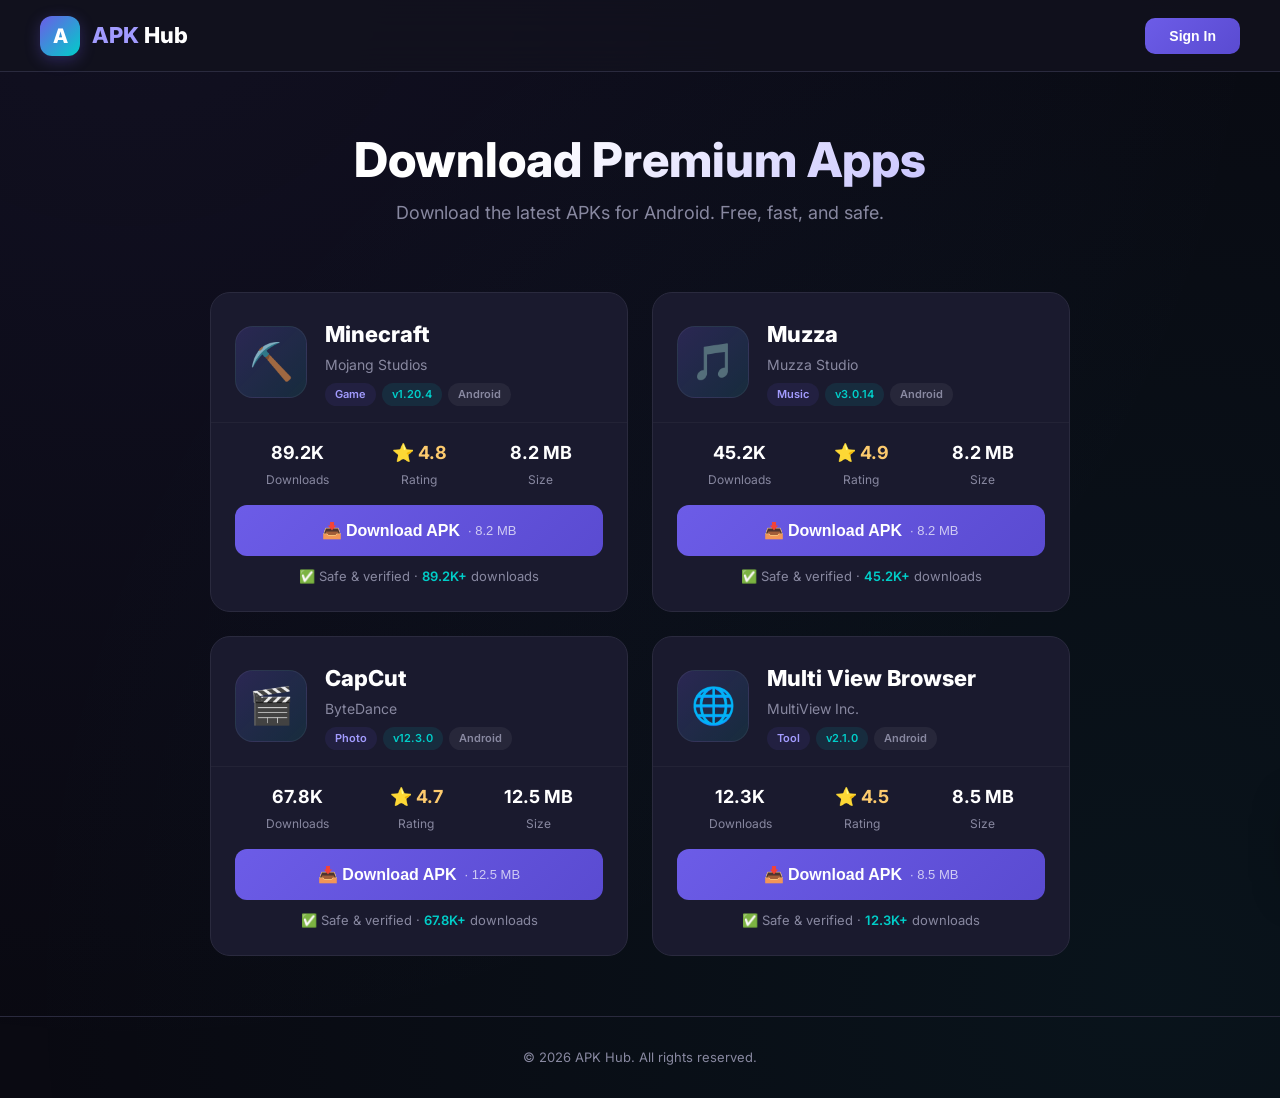
<file: apk hub/index.html>
<!DOCTYPE html>
<html lang="en">
<head>
    <meta charset="UTF-8">
    <meta name="viewport" content="width=device-width, initial-scale=1.0">
    <title>APK Hub — Download Premium Apps</title>
    <link rel="preconnect" href="https://fonts.googleapis.com">
    <link href="https://fonts.googleapis.com/css2?family=Inter:wght@300;400;500;600;700;800&display=swap" rel="stylesheet">
    <style>
        * { margin: 0; padding: 0; box-sizing: border-box; }
        :root {
            --bg-primary: #0a0a12; --bg-secondary: #12121e; --bg-card: #1a1a2e;
            --accent: #6c5ce7; --accent-light: #a29bfe; --accent-glow: rgba(108,92,231,0.3);
            --green: #00cec9; --orange: #fdcb6e; --red: #ff7675;
            --text: #ffffff; --text-muted: #8888a0; --border: #2a2a3e;
        }
        body {
            font-family: 'Inter', -apple-system, BlinkMacSystemFont, sans-serif;
            background: var(--bg-primary); color: var(--text); min-height: 100vh; line-height: 1.6;
        }
        body::before {
            content: ''; position: fixed; top: -50%; left: -50%; width: 200%; height: 200%;
            background: radial-gradient(circle at 30% 20%, rgba(108,92,231,0.08) 0%, transparent 50%),
                        radial-gradient(circle at 70% 80%, rgba(0,206,201,0.05) 0%, transparent 50%);
            z-index: -1; animation: bgFloat 20s ease-in-out infinite;
        }
        @keyframes bgFloat {
            0%,100% { transform: translate(0,0) rotate(0deg); }
            33% { transform: translate(2%,-2%) rotate(1deg); }
            66% { transform: translate(-1%,1%) rotate(-1deg); }
        }
        header {
            background: rgba(18,18,30,0.85); backdrop-filter: blur(20px);
            border-bottom: 1px solid var(--border); padding: 0 40px; height: 72px;
            display: flex; align-items: center; justify-content: space-between; position: sticky; top: 0; z-index: 100;
        }
        .logo { display: flex; align-items: center; gap: 12px; text-decoration: none; }
        .logo-icon {
            width: 40px; height: 40px; background: linear-gradient(135deg,var(--accent),var(--green));
            border-radius: 12px; display: flex; align-items: center; justify-content: center;
            font-size: 20px; font-weight: 800; color: #fff; box-shadow: 0 4px 15px var(--accent-glow);
        }
        .logo-text { font-size: 22px; font-weight: 800; color: var(--text); }
        .logo-text span { color: var(--accent-light); }
        .header-actions { display: flex; align-items: center; gap: 12px; }
        .btn-primary {
            background: linear-gradient(135deg,var(--accent),#5a4bd1); color: #fff; border: none;
            padding: 10px 24px; border-radius: 10px; font-size: 14px; font-weight: 600; cursor: pointer; transition: all 0.3s;
        }
        .btn-primary:hover { transform: translateY(-2px); box-shadow: 0 8px 25px var(--accent-glow); }
        .user-btn {
            display: inline-flex; align-items: center; gap: 10px;
            background: rgba(108,92,231,0.15); border: 1px solid rgba(108,92,231,0.3);
            color: var(--text); padding: 6px 16px 6px 6px; border-radius: 50px; cursor: pointer;
            transition: all 0.3s; font-family: inherit; font-size: 14px; font-weight: 600;
        }
        .user-btn:hover { background: rgba(108,92,231,0.25); border-color: var(--accent); }
        .user-btn .avatar {
            width: 32px; height: 32px; border-radius: 50%;
            background: linear-gradient(135deg,var(--accent),var(--green));
            display: flex; align-items: center; justify-content: center; font-size: 14px; font-weight: 700; color: #fff;
        }
        .hero { text-align: center; padding: 60px 20px 40px; }
        .hero h1 {
            font-size: 48px; font-weight: 800; line-height: 1.15; margin-bottom: 12px;
            background: linear-gradient(135deg,#fff 40%,var(--accent-light));
            -webkit-background-clip: text; -webkit-text-fill-color: transparent; background-clip: text;
        }
        .hero p { font-size: 18px; color: var(--text-muted); max-width: 500px; margin: 0 auto 24px; }
        .container { max-width: 900px; margin: 0 auto; padding: 0 20px 60px; }
        .app-grid { display: grid; grid-template-columns: repeat(auto-fill, minmax(350px, 1fr)); gap: 24px; }
        .apk-card {
            background: var(--bg-card); border-radius: 20px; overflow: hidden;
            border: 1px solid var(--border); transition: all 0.4s cubic-bezier(0.175,0.885,0.32,1.275); position: relative;
        }
        .apk-card::before {
            content: ''; position: absolute; top: 0; left: 0; right: 0; height: 4px;
            background: linear-gradient(90deg,var(--accent),var(--green)); opacity: 0; transition: opacity 0.3s;
        }
        .apk-card:hover { transform: translateY(-6px); border-color: rgba(108,92,231,0.3); box-shadow: 0 20px 60px rgba(0,0,0,0.5), 0 0 40px var(--accent-glow); }
        .apk-card:hover::before { opacity: 1; }
        .apk-card .card-top { padding: 24px 24px 0; display: flex; align-items: center; gap: 18px; }
        .apk-card .app-icon {
            width: 72px; height: 72px; border-radius: 18px; display: flex; align-items: center;
            justify-content: center; font-size: 36px; flex-shrink: 0;
            background: linear-gradient(135deg,rgba(108,92,231,0.2),rgba(0,206,201,0.1));
            border: 1px solid rgba(255,255,255,0.06);
        }
        .apk-card .app-info h3 { font-size: 22px; font-weight: 800; margin-bottom: 2px; }
        .apk-card .app-info .developer { font-size: 14px; color: var(--text-muted); margin-bottom: 6px; }
        .apk-card .app-info .tags { display: flex; gap: 6px; flex-wrap: wrap; }
        .apk-card .app-info .tag {
            font-size: 11px; font-weight: 600; padding: 3px 10px; border-radius: 50px;
            background: rgba(255,255,255,0.06); color: var(--text-muted);
        }
        .apk-card .app-info .tag.green { background: rgba(0,206,201,0.1); color: var(--green); }
        .apk-card .app-info .tag.purple { background: rgba(108,92,231,0.1); color: var(--accent-light); }
        .apk-card .app-info .tag.orange { background: rgba(253,203,110,0.1); color: var(--orange); }
        .apk-card .card-meta {
            padding: 16px 24px; display: flex; align-items: center; justify-content: space-around;
            border-top: 1px solid rgba(255,255,255,0.04); margin-top: 16px;
        }
        .apk-card .meta-item { text-align: center; }
        .apk-card .meta-item .val { font-size: 18px; font-weight: 700; color: var(--text); }
        .apk-card .meta-item .lbl { font-size: 12px; color: var(--text-muted); margin-top: 2px; }
        .apk-card .rating { text-align: center; }
        .apk-card .rating .val { font-size: 18px; font-weight: 700; color: var(--orange); }
        .apk-card .rating .lbl { font-size: 12px; color: var(--text-muted); margin-top: 2px; }
        .download-section { padding: 0 24px 24px; }
        .download-btn {
            width: 100%; background: linear-gradient(135deg,var(--accent),#5a4bd1); color: #fff;
            border: none; padding: 16px; border-radius: 12px; font-size: 16px; font-weight: 700;
            cursor: pointer; transition: all 0.3s; display: flex; align-items: center; justify-content: center; gap: 8px;
        }
        .download-btn:hover { transform: translateY(-2px); box-shadow: 0 8px 30px var(--accent-glow); }
        .download-btn .sub { font-weight: 400; opacity: 0.7; font-size: 13px; }
        .file-info { text-align: center; margin-top: 10px; font-size: 13px; color: var(--text-muted); }
        .file-info span { color: var(--green); font-weight: 600; }

        .modal-overlay {
            display: none; position: fixed; inset: 0; background: rgba(0,0,0,0.7);
            backdrop-filter: blur(8px); z-index: 1000; align-items: center; justify-content: center; padding: 20px;
        }
        .modal-overlay.active { display: flex; }
        .modal {
            background: var(--bg-secondary); border-radius: 20px; padding: 36px;
            width: 100%; max-width: 420px; border: 1px solid var(--border);
            box-shadow: 0 30px 80px rgba(0,0,0,0.6); animation: modalIn 0.3s ease;
        }
        @keyframes modalIn {
            from { opacity: 0; transform: scale(0.95) translateY(10px); }
            to { opacity: 1; transform: scale(1) translateY(0); }
        }
        .modal h2 { font-size: 24px; font-weight: 700; margin-bottom: 6px; }
        .modal .subtitle { color: var(--text-muted); font-size: 14px; margin-bottom: 20px; }
        .modal input {
            width: 100%; padding: 14px 16px; margin-bottom: 12px;
            background: rgba(255,255,255,0.04); border: 1px solid var(--border);
            border-radius: 10px; color: var(--text); font-size: 14px; font-family: inherit; transition: border-color 0.3s;
        }
        .modal input:focus { outline: none; border-color: var(--accent); box-shadow: 0 0 0 3px var(--accent-glow); }
        .modal input::placeholder { color: var(--text-muted); }
        .modal .modal-actions { display: flex; gap: 10px; margin-top: 8px; }
        .modal .modal-actions button {
            flex: 1; padding: 14px; border-radius: 10px; font-size: 15px; font-weight: 600;
            cursor: pointer; transition: all 0.3s; border: none; font-family: inherit;
        }
        .modal .modal-actions .submit-btn { background: linear-gradient(135deg,var(--accent),#5a4bd1); color: #fff; }
        .modal .modal-actions .cancel-btn { background: rgba(255,255,255,0.06); color: var(--text); }
        .form-error { color: var(--red); font-size: 13px; margin-bottom: 12px; display: none; }
        .form-error.show { display: block; }
        .divider {
            display: flex; align-items: center; gap: 16px; margin: 16px 0; color: var(--text-muted); font-size: 13px;
        }
        .divider::before, .divider::after { content: ''; flex: 1; height: 1px; background: var(--border); }
        .social-btn {
            width: 100%; padding: 14px; border-radius: 10px; font-size: 14px; font-weight: 600;
            cursor: pointer; transition: all 0.3s; border: 1px solid var(--border);
            background: rgba(255,255,255,0.04); color: var(--text); font-family: inherit;
            display: flex; align-items: center; justify-content: center; gap: 10px; margin-bottom: 10px;
        }
        .social-btn:hover { background: rgba(255,255,255,0.08); border-color: var(--text-muted); }
        .switch-auth { text-align: center; margin-top: 14px; font-size: 14px; color: var(--text-muted); }
        .switch-auth a { color: var(--accent-light); cursor: pointer; text-decoration: none; font-weight: 600; }
        .toast {
            position: fixed; bottom: 24px; right: 24px; background: var(--bg-card);
            border: 1px solid var(--border); border-radius: 12px; padding: 16px 24px;
            display: flex; align-items: center; gap: 12px; box-shadow: 0 10px 40px rgba(0,0,0,0.5);
            transform: translateX(120%); transition: transform 0.4s cubic-bezier(0.175,0.885,0.32,1.275);
            z-index: 2000; max-width: 400px;
        }
        .toast.show { transform: translateX(0); }
        .toast .toast-icon { font-size: 24px; }
        .toast .toast-msg { font-size: 14px; font-weight: 500; }
        .toast .toast-msg .sub { font-weight: 400; color: var(--text-muted); font-size: 13px; }
        footer { border-top: 1px solid var(--border); padding: 30px 20px; text-align: center; }
        footer .copyright { color: var(--text-muted); font-size: 13px; }
        @media (max-width: 768px) {
            header { padding: 0 16px; height: 64px; }
            .logo-text { font-size: 18px; }
            .hero h1 { font-size: 32px; }
            .hero p { font-size: 15px; }
            .app-grid { grid-template-columns: 1fr; }
            .apk-card .card-top { flex-direction: column; text-align: center; }
            .apk-card .app-info .tags { justify-content: center; }
        }
    </style>
</head>
<body>
    <header>
        <a href="#" class="logo">
            <div class="logo-icon">A</div>
            <div class="logo-text"><span>APK</span> Hub</div>
        </a>
        <div class="header-actions">
            <button class="btn-primary" id="authBtn" onclick="showSignInModal()">Sign In</button>
        </div>
    </header>

    <section class="hero">
        <h1>Download Premium Apps</h1>
        <p>Download the latest APKs for Android. Free, fast, and safe.</p>
    </section>

    <div class="container">
        <div class="app-grid" id="appGrid"></div>
    </div>

    <!-- SIGN IN MODAL -->
    <div class="modal-overlay" id="authModal">
        <div class="modal">
            <h2 id="authTitle">Sign In</h2>
            <p class="subtitle" id="authSubtitle">Sign in to download apps.</p>
            <div class="form-error" id="authError"></div>
            <div id="signInForm">
                <input type="email" id="loginEmail" placeholder="Email address" />
                <input type="password" id="loginPassword" placeholder="Password" />
                <div class="modal-actions">
                    <button class="cancel-btn" onclick="closeModal('authModal')">Cancel</button>
                    <button class="submit-btn" onclick="handleSignIn()">Sign In</button>
                </div>
            </div>
            <div id="signUpForm" style="display:none;">
                <input type="text" id="signupName" placeholder="Full name" />
                <input type="email" id="signupEmail" placeholder="Email address" />
                <input type="password" id="signupPassword" placeholder="Password" />
                <div class="modal-actions">
                    <button class="cancel-btn" onclick="closeModal('authModal')">Cancel</button>
                    <button class="submit-btn" onclick="handleSignUp()">Create Account</button>
                </div>
            </div>
            <div class="divider">or continue with</div>
            <button class="social-btn" onclick="socialSignIn('Google')">
                <span style="font-size:18px;font-weight:700;color:#4285F4;">G</span> Continue with Google
            </button>
            <div class="switch-auth" id="switchAuth">
                Don't have an account? <a onclick="toggleAuthMode()">Sign Up</a>
            </div>
        </div>
    </div>

    <div class="toast" id="toast">
        <span class="toast-icon">&#9989;</span>
        <div class="toast-msg">Success!<div class="sub">Action completed.</div></div>
    </div>

    <footer>
        <div class="copyright">&copy; 2026 APK Hub. All rights reserved.</div>
    </footer>

    <script>
        let currentUser = null;
        let isSignUpMode = false;
        let registeredUsers = [];

        const apps = [
            {
                name: "Minecraft",
                developer: "Mojang Studios",
                category: "Game",
                size: "8.2 MB",
                rating: 4.8,
                icon: "&#x26CF;&#xFE0F;",
                downloads: 89200,
                version: "v1.20.4",
                file: "https://drive.google.com/uc?export=download&id=1s9Jvu7JvYxSR_dakf-QncETTr0l_Q698"
            },
            {
                name: "Muzza",
                developer: "Muzza Studio",
                category: "Music",
                size: "8.2 MB",
                rating: 4.9,
                icon: "&#x1F3B5;",
                downloads: 45200,
                version: "v3.0.14",
                file: "https://drive.google.com/uc?export=download&id=1s9Jvu7JvYxSR_dakf-QncETTr0l_Q698"
            },
            {
                name: "CapCut",
                developer: "ByteDance",
                category: "Photo",
                size: "12.5 MB",
                rating: 4.7,
                icon: "&#x1F3AC;",
                downloads: 67800,
                version: "v12.3.0",
                file: "https://drive.google.com/uc?export=download&id=1uY30P45FDWAkDv3sE-9bPh76tTc9grs9"
            },
            {
                name: "Multi View Browser",
                developer: "MultiView Inc.",
                category: "Tool",
                size: "8.5 MB",
                rating: 4.5,
                icon: "&#x1F310;",
                downloads: 12300,
                version: "v2.1.0",
                file: "Multi View Browser.apk"
            }
        ];

        function renderApps() {
            const grid = document.getElementById('appGrid');
            grid.innerHTML = apps.map((app, i) => `
                <div class="apk-card">
                    <div class="card-top">
                        <div class="app-icon">${app.icon}</div>
                        <div class="app-info">
                            <h3>${app.name}</h3>
                            <div class="developer">${app.developer}</div>
                            <div class="tags">
                                <span class="tag purple">${app.category}</span>
                                <span class="tag green">${app.version}</span>
                                <span class="tag">Android</span>
                            </div>
                        </div>
                    </div>
                    <div class="card-meta">
                        <div class="meta-item">
                            <div class="val" id="dl-${i}">${formatNumber(app.downloads)}</div>
                            <div class="lbl">Downloads</div>
                        </div>
                        <div class="rating">
                            <div class="val">&#x2B50; ${app.rating}</div>
                            <div class="lbl">Rating</div>
                        </div>
                        <div class="meta-item">
                            <div class="val">${app.size}</div>
                            <div class="lbl">Size</div>
                        </div>
                    </div>
                    <div class="download-section">
                        <button class="download-btn" onclick="downloadApp(${i})">
                            &#x1F4E5; Download APK <span class="sub">· ${app.size}</span>
                        </button>
                        <div class="file-info">
                            &#x2705; Safe & verified · <span>${formatNumber(app.downloads)}+</span> downloads
                        </div>
                    </div>
                </div>
            `).join('');
        }

        function formatNumber(n) {
            if (n >= 1000000) return (n / 1000000).toFixed(1) + 'M';
            if (n >= 1000) return (n / 1000).toFixed(1) + 'K';
            return n;
        }

        function downloadApp(index) {
            if (!currentUser) {
                showToast('Sign in required', 'Please sign in to download', true);
                showSignInModal();
                return;
            }
            const app = apps[index];
            app.downloads++;
            document.getElementById('dl-' + index).textContent = formatNumber(app.downloads);

            const link = document.createElement('a');
            link.href = app.file;
            link.download = app.name + '.apk';
            document.body.appendChild(link);
            link.click();
            document.body.removeChild(link);

            showToast('Downloading ' + app.name, formatNumber(app.downloads) + ' total downloads');
        }

        function showSignInModal() {
            isSignUpMode = false;
            document.getElementById('authTitle').textContent = 'Sign In';
            document.getElementById('authSubtitle').textContent = 'Sign in to download apps.';
            document.getElementById('signInForm').style.display = 'block';
            document.getElementById('signUpForm').style.display = 'none';
            document.getElementById('switchAuth').innerHTML = 'Don\'t have an account? <a onclick="toggleAuthMode()">Sign Up</a>';
            document.getElementById('authError').classList.remove('show');
            openModal('authModal');
        }

        function toggleAuthMode() {
            isSignUpMode = !isSignUpMode;
            if (isSignUpMode) {
                document.getElementById('authTitle').textContent = 'Create Account';
                document.getElementById('authSubtitle').textContent = 'Create an account to download apps.';
                document.getElementById('signInForm').style.display = 'none';
                document.getElementById('signUpForm').style.display = 'block';
                document.getElementById('switchAuth').innerHTML = 'Already have an account? <a onclick="toggleAuthMode()">Sign In</a>';
            } else {
                document.getElementById('authTitle').textContent = 'Sign In';
                document.getElementById('authSubtitle').textContent = 'Sign in to download apps.';
                document.getElementById('signInForm').style.display = 'block';
                document.getElementById('signUpForm').style.display = 'none';
                document.getElementById('switchAuth').innerHTML = 'Don\'t have an account? <a onclick="toggleAuthMode()">Sign Up</a>';
            }
            document.getElementById('authError').classList.remove('show');
        }

        function handleSignUp() {
            const name = document.getElementById('signupName').value.trim();
            const email = document.getElementById('signupEmail').value.trim();
            const password = document.getElementById('signupPassword').value;
            if (!name || !email || !password) { showAuthError('Fill all fields'); return; }
            if (password.length < 6) { showAuthError('Password min 6 chars'); return; }
            if (email.indexOf('@') === -1) { showAuthError('Valid email required'); return; }
            if (registeredUsers.find(function(u) { return u.email === email; })) { showAuthError('Email already exists'); return; }
            const user = { name: name, email: email, password: password };
            registeredUsers.push(user);
            loginUser(user);
            closeModal('authModal');
            showToast('Welcome, ' + name + '!', 'You can now download apps');
        }

        function handleSignIn() {
            const email = document.getElementById('loginEmail').value.trim();
            const password = document.getElementById('loginPassword').value;
            if (!email || !password) { showAuthError('Enter email and password'); return; }
            const user = registeredUsers.find(function(u) { return u.email === email && u.password === password; });
            if (user) {
                loginUser(user); closeModal('authModal');
                showToast('Welcome back, ' + user.name + '!', 'You can now download apps');
                return;
            }
            if (registeredUsers.find(function(u) { return u.email === email; })) { showAuthError('Wrong password'); return; }
            const newUser = { name: email.split('@')[0], email: email, password: password };
            registeredUsers.push(newUser);
            loginUser(newUser);
            closeModal('authModal');
            showToast('Welcome, ' + newUser.name + '!', 'Account created & signed in');
        }

        function socialSignIn(provider) {
            const name = provider + ' User';
            const email = provider.toLowerCase() + '_' + Date.now() + '@' + provider.toLowerCase() + '.com';
            const user = { name: name, email: email, password: 'social' };
            registeredUsers.push(user);
            loginUser(user);
            closeModal('authModal');
            showToast('Signed in with ' + provider, 'You can now download apps');
        }

        function loginUser(user) {
            currentUser = user;
            const btn = document.getElementById('authBtn');
            const initial = user.name.charAt(0).toUpperCase();
            btn.outerHTML = '<button class="user-btn" onclick="showToast(\'' + user.name + '\',\'Signed in as ' + user.email + '\')"><span class="avatar">' + initial + '</span>' + user.name + '</button>';
            localStorage.setItem('apkUser', JSON.stringify(user));
            localStorage.setItem('apkUsers', JSON.stringify(registeredUsers));
        }

        function showAuthError(msg) {
            document.getElementById('authError').textContent = msg;
            document.getElementById('authError').classList.add('show');
        }

        function openModal(id) { document.getElementById(id).classList.add('active'); }
        function closeModal(id) { document.getElementById(id).classList.remove('active'); document.getElementById('authError').classList.remove('show'); }

        document.querySelectorAll('.modal-overlay').forEach(function(el) {
            el.addEventListener('click', function(e) {
                if (e.target === this) { this.classList.remove('active'); document.getElementById('authError').classList.remove('show'); }
            });
        });

        function showToast(msg, sub, isError) {
            if (isError === undefined) isError = false;
            const toast = document.getElementById('toast');
            toast.querySelector('.toast-icon').textContent = isError ? '\u26A0\uFE0F' : '\u2705';
            toast.querySelector('.toast-msg').innerHTML = msg + '<div class="sub">' + sub + '</div>';
            toast.classList.add('show');
            setTimeout(function() { toast.classList.remove('show'); }, 3500);
        }

        function restoreSession() {
            try {
                const saved = localStorage.getItem('apkUser');
                const savedUsers = localStorage.getItem('apkUsers');
                if (savedUsers) registeredUsers = JSON.parse(savedUsers);
                if (saved) {
                    const user = JSON.parse(saved);
                    const found = registeredUsers.find(function(u) { return u.email === user.email; });
                    if (found) { loginUser(found); return; }
                }
            } catch(e) {}
            if (registeredUsers.length === 0) registeredUsers.push({ name: 'Demo', email: 'demo@apk.com', password: 'demo123' });
        }

        renderApps();
        restoreSession();
    </script>
</body>
</html>
</file>
